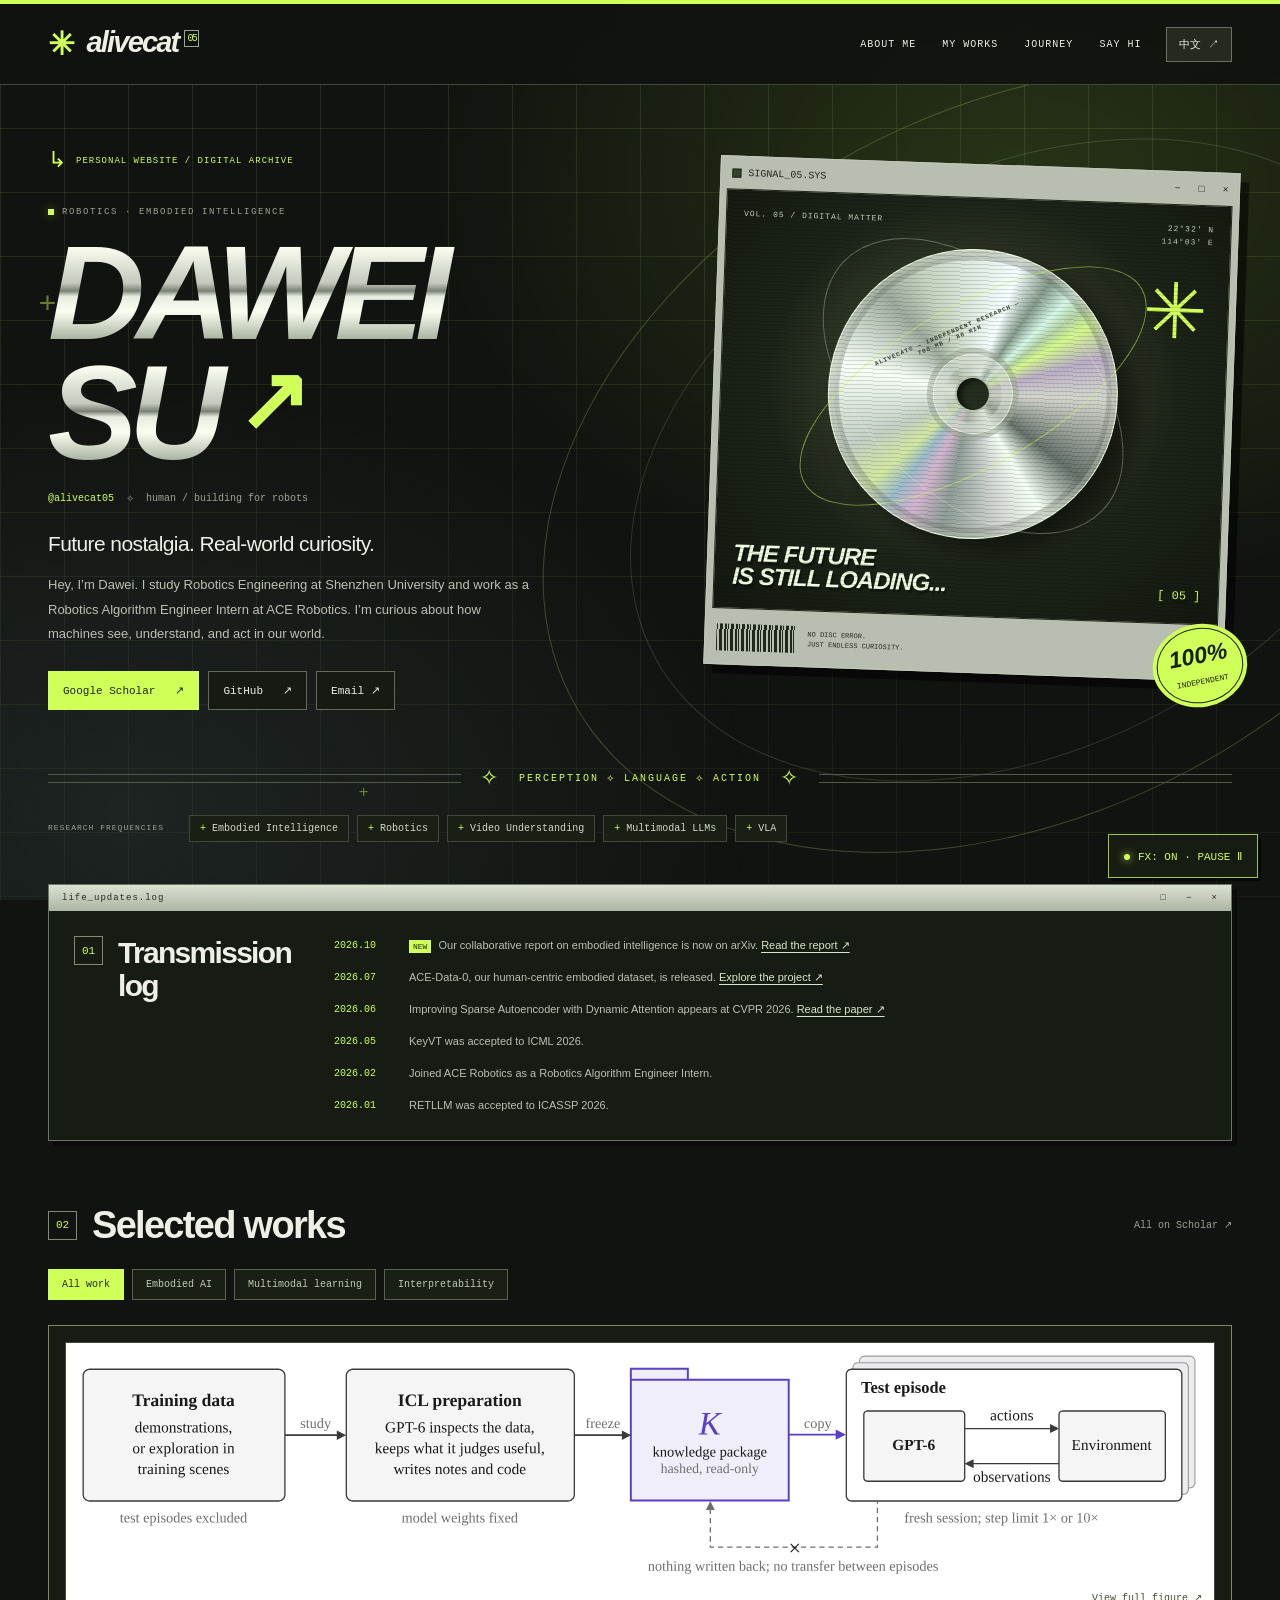
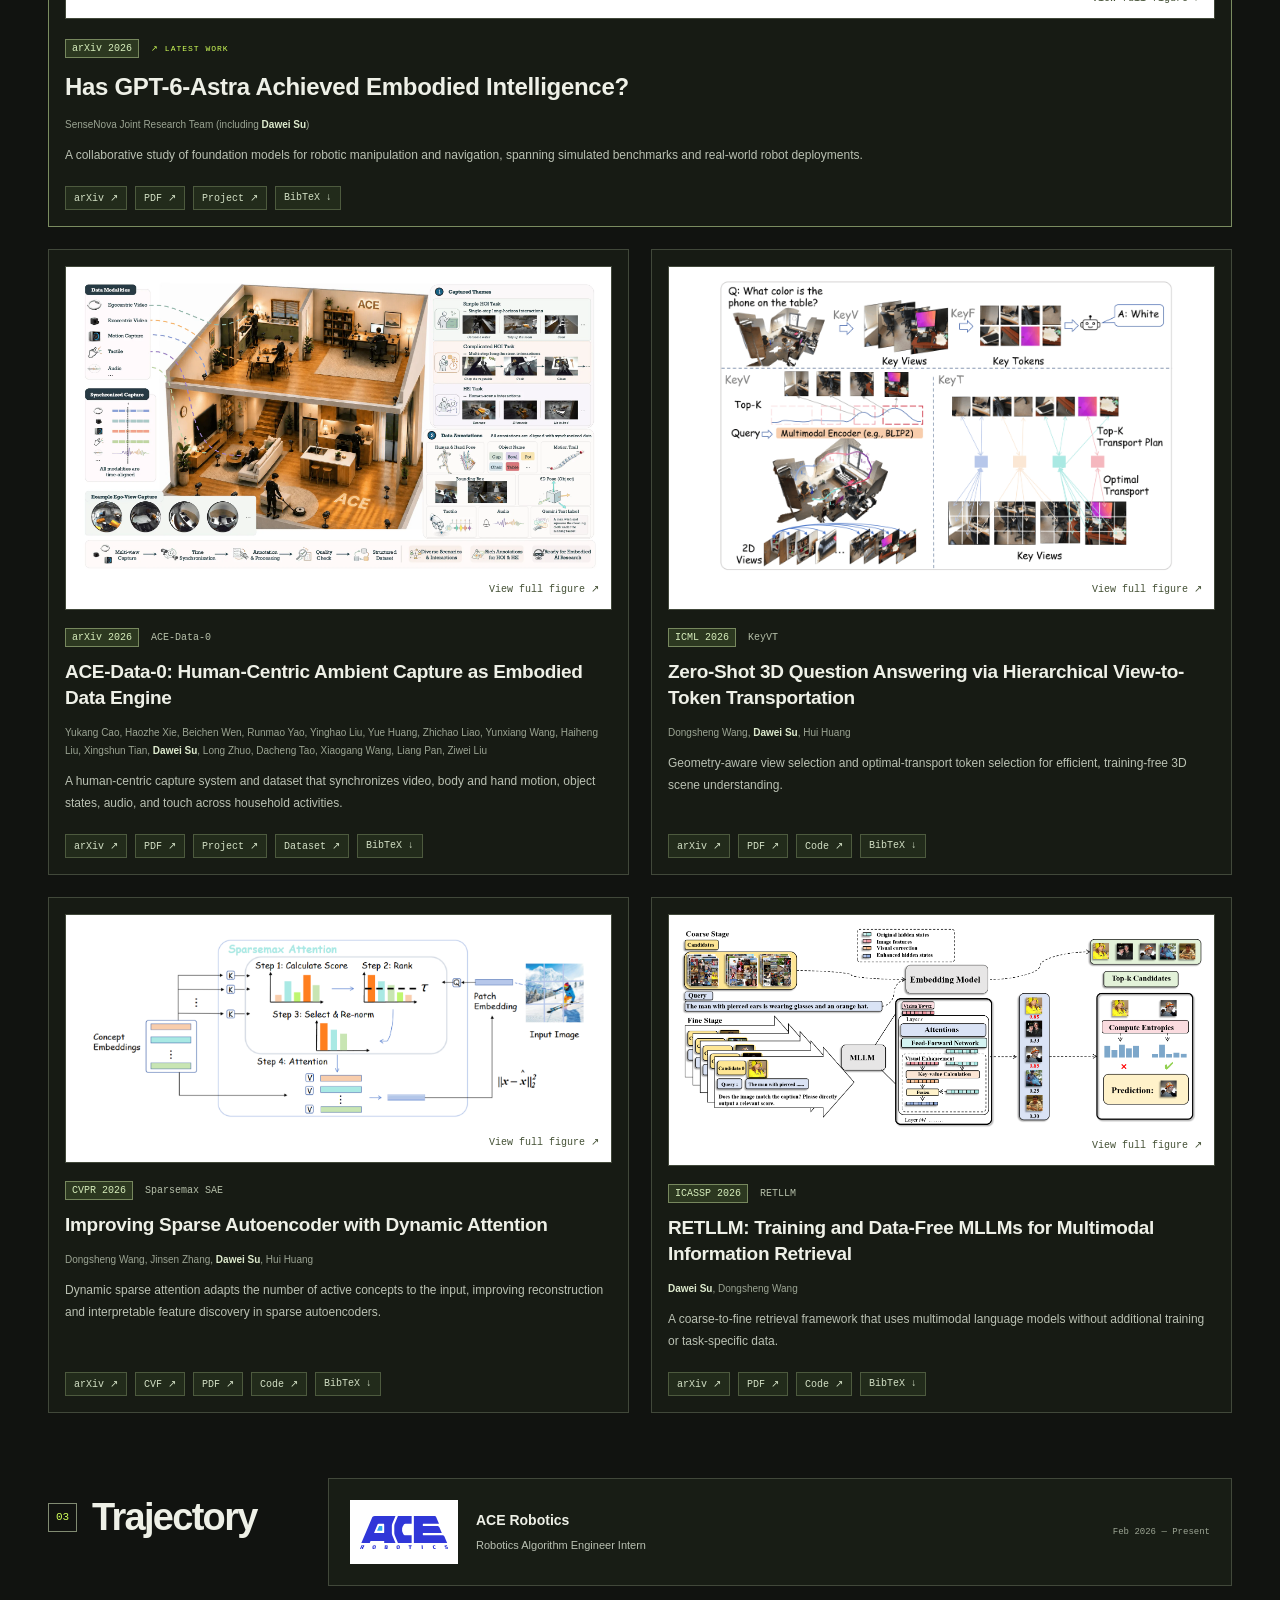
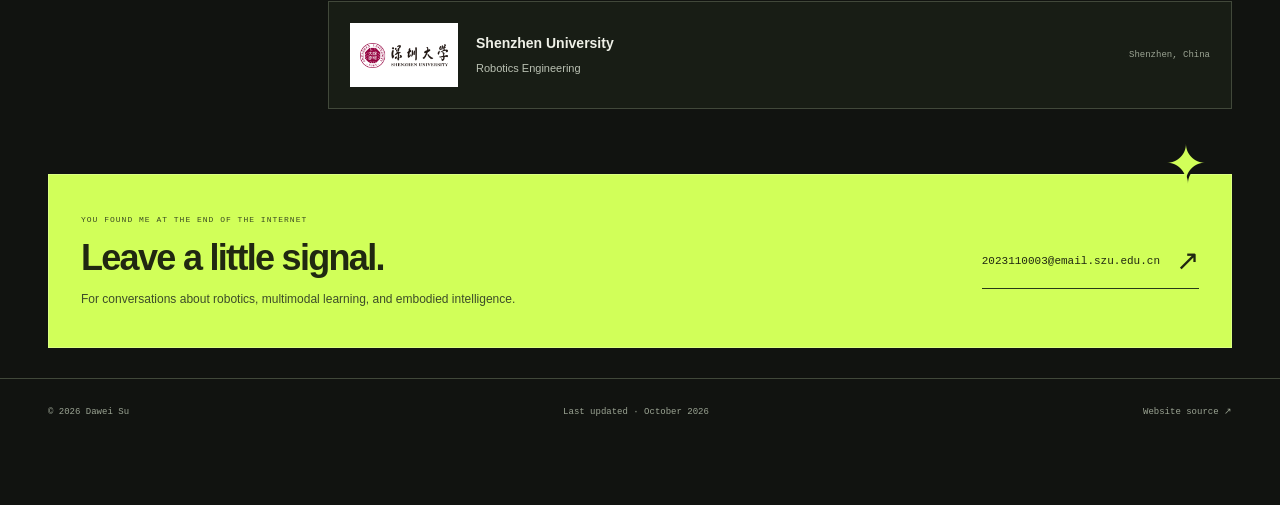
<file: index.html>
<!doctype html>
<html lang="en">
<head>
  <meta charset="UTF-8">
  <meta name="viewport" content="width=device-width, initial-scale=1">
  <meta name="theme-color" content="#111310">
  <title>Dawei Su · Robotics & Embodied Intelligence</title>
  <meta name="description" content="Dawei Su, Robotics Engineering at Shenzhen University and Robotics Algorithm Engineer Intern at ACE Robotics. Research in embodied intelligence, robotics, video understanding, multimodal large language models and VLA.">
  <link rel="canonical" href="https://alivecat05.github.io/">
  <meta property="og:type" content="website">
  <meta property="og:title" content="Dawei Su · Robotics & Embodied Intelligence">
  <meta property="og:description" content="Research, publications and experience. Shenzhen University · ACE Robotics.">
  <meta property="og:url" content="https://alivecat05.github.io/">
  <meta property="og:image" content="https://alivecat05.github.io/assets/social-y2k.png">
  <meta name="twitter:card" content="summary_large_image">
  <link rel="icon" href="assets/favicon.svg" type="image/svg+xml">
  <link rel="stylesheet" href="styles.css?v=20261022-motion4">
  <script src="script.js?v=20261022-motion4" defer></script>
  <script type="application/ld+json">{"@context":"https://schema.org","@type":"Person","name":"Dawei Su","url":"https://alivecat05.github.io/","sameAs":["https://github.com/alivecat05","https://scholar.google.com/citations?user=609eIA8AAAAJ"],"affiliation":{"@type":"CollegeOrUniversity","name":"Shenzhen University"},"jobTitle":"Robotics Algorithm Engineer Intern","worksFor":{"@type":"Organization","name":"ACE Robotics"},"knowsAbout":["Embodied Intelligence","Robotics","Video Understanding","Multimodal Large Language Models","Vision-Language-Action Models"]}</script>
</head>
<body>
  <div class="ambient-grid" aria-hidden="true"><div class="ambient-orbit"><span class="signal-dot"></span><span class="signal-dot signal-dot-two"></span></div><div class="ambient-scan"></div><span class="ambient-mark">+</span><span class="ambient-mark">✳</span><span class="ambient-mark">+</span></div>
  <a class="skip-link" href="#main" data-en="Skip to content" data-zh="跳转到正文">Skip to content</a>
  <header class="site-header">
    <div class="header-inner">
      <a class="wordmark" href="#about" aria-label="Dawei Su, home"><span class="brand-star" aria-hidden="true">✳</span> alivecat<span class="wordmark-dot">05</span></a>
      <nav aria-label="Main navigation">
        <a href="#about" data-en="About me" data-zh="关于我">About me</a>
        <a href="#publications" data-en="My works" data-zh="作品集">My works</a>
        <a href="#experience" data-en="Journey" data-zh="足迹">Journey</a>
        <a href="#contact" data-en="Say hi" data-zh="打个招呼">Say hi</a>
      </nav>
      <button id="language-toggle" class="language-toggle" type="button" aria-label="切换到中文" hidden>中文 <span aria-hidden="true">↗</span></button>
    </div>
  </header>

  <main id="main" class="container">
    <section id="about" class="hero" aria-labelledby="name">
      <div class="hero-copy">
        <div class="hello-tag"><span aria-hidden="true">↳</span><span data-en="PERSONAL WEBSITE / DIGITAL ARCHIVE" data-zh="个人站点 / 数字档案">PERSONAL WEBSITE / DIGITAL ARCHIVE</span></div>
        <p class="eyebrow"><span class="status-dot"></span><span data-en="ROBOTICS · EMBODIED INTELLIGENCE" data-zh="机器人学 · 具身智能">ROBOTICS · EMBODIED INTELLIGENCE</span></p>
        <h1 id="name" aria-label="Dawei Su"><span>DAWEI</span><span>SU<span class="name-dot">↗</span></span></h1>
        <div class="handle-line"><span>@alivecat05</span><span class="tiny-cross" aria-hidden="true">✧</span><span data-en="human / building for robots" data-zh="人类 / 为机器人写代码">human / building for robots</span></div>
        <p class="hero-tagline" data-en="Future nostalgia. Real-world curiosity." data-zh="怀旧未来，对现实保持好奇。">Future nostalgia. Real-world curiosity.</p>
        <p class="bio" data-en="Hey, I’m Dawei. I study Robotics Engineering at Shenzhen University and work as a Robotics Algorithm Engineer Intern at ACE Robotics. I’m curious about how machines see, understand, and act in our world." data-zh="嗨，我是 Dawei，来自深圳大学机器人工程专业，现在是大晓机器人的机器人算法工程师实习生。我好奇机器如何看见、理解，又如何与我们的世界交互。">Hey, I’m Dawei. I study Robotics Engineering at Shenzhen University and work as a Robotics Algorithm Engineer Intern at ACE Robotics. I’m curious about how machines see, understand, and act in our world.</p>
        <div class="profile-links">
          <a class="primary-link" href="https://scholar.google.com/citations?user=609eIA8AAAAJ&amp;hl=en" target="_blank" rel="noopener noreferrer">Google Scholar <span aria-hidden="true">↗</span></a>
          <a href="https://github.com/alivecat05" target="_blank" rel="noopener noreferrer">GitHub <span aria-hidden="true">↗</span></a>
          <a href="mailto:2023110003@email.szu.edu.cn" data-en="Email ↗" data-zh="邮件 ↗">Email ↗</a>
        </div>
      </div>
      <aside class="art-panel" aria-label="Y2K abstract compact disc and orbital graphics">
        <div class="art-window-bar"><span><i aria-hidden="true"></i> SIGNAL_05.SYS</span><span aria-hidden="true">− &nbsp; □ &nbsp; ×</span></div>
        <div class="art-frame">
          <div class="art-coordinates" aria-hidden="true"><span>VOL. 05 / DIGITAL MATTER</span><span>22°32′ N<br>114°03′ E</span></div>
          <div class="orbit orbit-one" aria-hidden="true"></div><div class="orbit orbit-two" aria-hidden="true"></div>
          <div class="compact-disc" aria-hidden="true"><div class="disc-label">ALIVECAT® — INDEPENDENT RESEARCH — 700 MB / 80 MIN</div><div class="disc-hub"></div></div>
          <span class="art-spark" aria-hidden="true">✳</span>
          <div class="art-overlay"><span>THE FUTURE<br>IS STILL LOADING<span class="loading-dots" aria-hidden="true">...</span></span><span class="art-serial">[ 05 ]</span></div>
        </div>
        <div class="art-footer"><span class="barcode" aria-hidden="true"></span><span>NO DISC ERROR.<br>JUST ENDLESS CURIOSITY.</span><span class="disc-format">CD–R<br>RW / 01</span></div>
        <span class="art-sticker" aria-hidden="true">100%<br><b>INDEPENDENT</b></span>
      </aside>
    </section>

    <div class="ornament-divider" aria-hidden="true"><span>✧</span><span>PERCEPTION ⟡ LANGUAGE ⟡ ACTION</span><span>✧</span></div>
    <section class="interests" aria-labelledby="interests-title">
      <h2 id="interests-title" class="small-label" data-en="RESEARCH FREQUENCIES" data-zh="研究频段">RESEARCH FREQUENCIES</h2>
      <ul class="interest-list">
        <li data-en="Embodied Intelligence" data-zh="具身智能">Embodied Intelligence</li>
        <li data-en="Robotics" data-zh="机器人学">Robotics</li>
        <li data-en="Video Understanding" data-zh="视频理解">Video Understanding</li>
        <li data-en="Multimodal LLMs" data-zh="多模态大模型">Multimodal LLMs</li>
        <li title="Vision-Language-Action Models">VLA</li>
      </ul>
    </section>

    <section class="news section" aria-labelledby="news-title">
      <div class="window-bar"><span>life_updates.log</span><span aria-hidden="true">□ &nbsp; − &nbsp; ×</span></div>
      <div class="section-label"><span class="section-number">01</span><h2 id="news-title" data-en="Transmission log" data-zh="近期动态">Transmission log</h2></div>
      <div class="news-list">
        <div class="news-item"><time datetime="2026-10">2026.10</time><p><span class="new-label" data-en="NEW" data-zh="最新">NEW</span> <span data-en="Our collaborative report on embodied intelligence is now on arXiv." data-zh="我参与的具身智能技术报告已在 arXiv 发布。">Our collaborative report on embodied intelligence is now on arXiv.</span> <a href="https://arxiv.org/abs/2610.22471" target="_blank" rel="noopener noreferrer" data-en="Read the report ↗" data-zh="阅读报告 ↗">Read the report ↗</a></p></div>
        <div class="news-item"><time datetime="2026-07">2026.07</time><p><span data-en="ACE-Data-0, our human-centric embodied dataset, is released." data-zh="我参与的以人为中心的具身数据集 ACE-Data-0 已发布。">ACE-Data-0, our human-centric embodied dataset, is released.</span> <a href="https://ace-data-engine.github.io/ACE-Data-0/" target="_blank" rel="noopener noreferrer" data-en="Explore the project ↗" data-zh="查看项目 ↗">Explore the project ↗</a></p></div>
        <div class="news-item"><time datetime="2026-06">2026.06</time><p><span data-en="Improving Sparse Autoencoder with Dynamic Attention appears at CVPR 2026." data-zh="Improving Sparse Autoencoder with Dynamic Attention 发表于 CVPR 2026。">Improving Sparse Autoencoder with Dynamic Attention appears at CVPR 2026.</span> <a href="https://arxiv.org/abs/2604.14925" target="_blank" rel="noopener noreferrer" data-en="Read the paper ↗" data-zh="阅读论文 ↗">Read the paper ↗</a></p></div>
        <div class="news-item"><time datetime="2026-05">2026.05</time><p data-en="KeyVT was accepted to ICML 2026." data-zh="KeyVT 被 ICML 2026 接收。">KeyVT was accepted to ICML 2026.</p></div>
        <div class="news-item"><time datetime="2026-02">2026.02</time><p data-en="Joined ACE Robotics as a Robotics Algorithm Engineer Intern." data-zh="加入大晓机器人，担任机器人算法工程师实习生。">Joined ACE Robotics as a Robotics Algorithm Engineer Intern.</p></div>
        <div class="news-item"><time datetime="2026-01">2026.01</time><p data-en="RETLLM was accepted to ICASSP 2026." data-zh="RETLLM 被 ICASSP 2026 接收。">RETLLM was accepted to ICASSP 2026.</p></div>
      </div>
    </section>

    <section id="publications" class="section publications" aria-labelledby="pub-title">
      <div class="section-heading">
        <div class="section-label"><span class="section-number">02</span><h2 id="pub-title" data-en="Selected works" data-zh="研究档案">Selected works</h2></div>
        <a class="quiet-link" href="https://scholar.google.com/citations?user=609eIA8AAAAJ" target="_blank" rel="noopener noreferrer" data-en="All on Scholar ↗" data-zh="Scholar 完整列表 ↗">All on Scholar ↗</a>
      </div>
      <div class="filters" role="group" aria-label="Filter publications" hidden>
        <button type="button" class="filter active" data-filter="all" aria-pressed="true" data-en="All work" data-zh="全部">All work</button>
        <button type="button" class="filter" data-filter="embodied" aria-pressed="false" data-en="Embodied AI" data-zh="具身智能">Embodied AI</button>
        <button type="button" class="filter" data-filter="multimodal" aria-pressed="false" data-en="Multimodal learning" data-zh="多模态学习">Multimodal learning</button>
        <button type="button" class="filter" data-filter="interpretability" aria-pressed="false" data-en="Interpretability" data-zh="可解释性">Interpretability</button>
      </div>
      <p id="filter-status" class="sr-only" aria-live="polite"></p>
      <div class="publication-list">
        <article class="publication featured" data-category="embodied">
          <a class="paper-image" href="assets/embodied-framework.svg" target="_blank" rel="noopener noreferrer" aria-label="View full figure: In-context learning protocol from Figure 2 of Has GPT-6-Astra Achieved Embodied Intelligence?"><img src="assets/embodied-framework.svg" alt="In-context learning protocol from Figure 2 of Has GPT-6-Astra Achieved Embodied Intelligence?" width="732" height="147" loading="lazy"><span class="figure-caption" data-en="View full figure ↗" data-zh="查看完整框架图 ↗">View full figure ↗</span></a>
          <div class="paper-body">
            <div class="paper-meta"><span class="venue">arXiv 2026</span><span class="latest" data-en="LATEST WORK" data-zh="最新工作">LATEST WORK</span></div>
            <h3><a href="https://arxiv.org/abs/2610.22471" target="_blank" rel="noopener noreferrer">Has GPT-6-Astra Achieved Embodied Intelligence?</a></h3>
            <p class="authors">SenseNova Joint Research Team <span data-en="(including " data-zh="（包含 ">(including </span><strong>Dawei Su</strong><span data-en=")" data-zh="）">)</span></p>
            <p class="paper-description" data-en="A collaborative study of foundation models for robotic manipulation and navigation, spanning simulated benchmarks and real-world robot deployments." data-zh="围绕基础模型在机器人操作与导航中的能力展开协作研究，涵盖仿真基准评测与真实机器人部署。">A collaborative study of foundation models for robotic manipulation and navigation, spanning simulated benchmarks and real-world robot deployments.</p>
            <div class="paper-links"><a href="https://arxiv.org/abs/2610.22471" target="_blank" rel="noopener noreferrer">arXiv ↗</a><a href="https://arxiv.org/pdf/2610.22471" target="_blank" rel="noopener noreferrer">PDF ↗</a><a href="https://sensenova.ai/has-gpt-6-astra-achieved-embodied-intelligence" target="_blank" rel="noopener noreferrer" data-en="Project ↗" data-zh="项目主页 ↗">Project ↗</a><a href="assets/embodied.bib" download>BibTeX ↓</a></div>
          </div>
        </article>
        <article class="publication" data-category="embodied">
          <a class="paper-image" href="assets/ace-data-0.webp" target="_blank" rel="noopener noreferrer" aria-label="View full figure: ACE-Data-0 official overview: capture system, synchronized modalities, annotations and data pipeline"><img src="assets/ace-data-0.webp" alt="ACE-Data-0 official overview: capture system, synchronized modalities, annotations and data pipeline" width="2000" height="1125" loading="lazy"><span class="figure-caption" data-en="View full figure ↗" data-zh="查看完整框架图 ↗">View full figure ↗</span></a>
          <div class="paper-body">
            <div class="paper-meta"><span class="venue">arXiv 2026</span><span class="paper-shortname">ACE-Data-0</span></div>
            <h3><a href="https://arxiv.org/abs/2607.28625" target="_blank" rel="noopener noreferrer">ACE-Data-0: Human-Centric Ambient Capture as Embodied Data Engine</a></h3>
            <p class="authors">Yukang Cao, Haozhe Xie, Beichen Wen, Runmao Yao, Yinghao Liu, Yue Huang, Zhichao Liao, Yunxiang Wang, Haiheng Liu, Xingshun Tian, <strong>Dawei Su</strong>, Long Zhuo, Dacheng Tao, Xiaogang Wang, Liang Pan, Ziwei Liu</p>
            <p class="paper-description" data-en="A human-centric capture system and dataset that synchronizes video, body and hand motion, object states, audio, and touch across household activities." data-zh="以人为中心的环境式采集系统与具身数据集，同步记录家居活动中的视频、全身与手部运动、物体状态、音频和触觉。">A human-centric capture system and dataset that synchronizes video, body and hand motion, object states, audio, and touch across household activities.</p>
            <div class="paper-links"><a href="https://arxiv.org/abs/2607.28625" target="_blank" rel="noopener noreferrer">arXiv ↗</a><a href="https://arxiv.org/pdf/2607.28625" target="_blank" rel="noopener noreferrer">PDF ↗</a><a href="https://ace-data-engine.github.io/ACE-Data-0/" target="_blank" rel="noopener noreferrer" data-en="Project ↗" data-zh="项目主页 ↗">Project ↗</a><a href="https://huggingface.co/datasets/ACERobotics/ACE-Data-0" target="_blank" rel="noopener noreferrer" data-en="Dataset ↗" data-zh="数据集 ↗">Dataset ↗</a><a href="assets/ace-data-0.bib" download>BibTeX ↓</a></div>
          </div>
        </article>
        <article class="publication" data-category="multimodal">
          <a class="paper-image" href="assets/keyvt.png" target="_blank" rel="noopener noreferrer" aria-label="View full figure: KeyVT framework: geometry-aware key-view selection and optimal-transport key-token selection"><img src="assets/keyvt.png" alt="KeyVT framework: geometry-aware key-view selection and optimal-transport key-token selection" width="2667" height="1500" loading="lazy"><span class="figure-caption" data-en="View full figure ↗" data-zh="查看完整框架图 ↗">View full figure ↗</span></a>
          <div class="paper-body">
            <div class="paper-meta"><span class="venue">ICML 2026</span><span class="paper-shortname">KeyVT</span></div>
            <h3><a href="https://arxiv.org/abs/2606.03100" target="_blank" rel="noopener noreferrer">Zero-Shot 3D Question Answering via Hierarchical View-to-Token Transportation</a></h3>
            <p class="authors">Dongsheng Wang, <strong>Dawei Su</strong>, Hui Huang</p>
            <p class="paper-description" data-en="Geometry-aware view selection and optimal-transport token selection for efficient, training-free 3D scene understanding." data-zh="通过几何感知的视角选择与基于最优传输的 token 选择，实现高效、免训练的三维场景理解。">Geometry-aware view selection and optimal-transport token selection for efficient, training-free 3D scene understanding.</p>
            <div class="paper-links"><a href="https://arxiv.org/abs/2606.03100" target="_blank" rel="noopener noreferrer">arXiv ↗</a><a href="https://arxiv.org/pdf/2606.03100" target="_blank" rel="noopener noreferrer">PDF ↗</a><a href="https://github.com/alivecat05/KeyVT" target="_blank" rel="noopener noreferrer" data-en="Code ↗" data-zh="代码 ↗">Code ↗</a><a href="assets/keyvt.bib" download>BibTeX ↓</a></div>
          </div>
        </article>
        <article class="publication" data-category="interpretability">
          <a class="paper-image" href="assets/sparsemax-sae.png" target="_blank" rel="noopener noreferrer" aria-label="View full figure: Sparsemax SAE framework using dynamic sparse attention for interpretable concept discovery"><img src="assets/sparsemax-sae.png" alt="Sparsemax SAE framework using dynamic sparse attention for interpretable concept discovery" width="1483" height="564" loading="lazy"><span class="figure-caption" data-en="View full figure ↗" data-zh="查看完整框架图 ↗">View full figure ↗</span></a>
          <div class="paper-body">
            <div class="paper-meta"><span class="venue">CVPR 2026</span><span class="paper-shortname">Sparsemax SAE</span></div>
            <h3><a href="https://arxiv.org/abs/2604.14925" target="_blank" rel="noopener noreferrer">Improving Sparse Autoencoder with Dynamic Attention</a></h3>
            <p class="authors">Dongsheng Wang, Jinsen Zhang, <strong>Dawei Su</strong>, Hui Huang</p>
            <p class="paper-description" data-en="Dynamic sparse attention adapts the number of active concepts to the input, improving reconstruction and interpretable feature discovery in sparse autoencoders." data-zh="通过动态稀疏注意力自适应确定激活概念的数量，改善稀疏自编码器的特征重建与可解释概念发现。">Dynamic sparse attention adapts the number of active concepts to the input, improving reconstruction and interpretable feature discovery in sparse autoencoders.</p>
            <div class="paper-links"><a href="https://arxiv.org/abs/2604.14925" target="_blank" rel="noopener noreferrer">arXiv ↗</a><a href="https://openaccess.thecvf.com/content/CVPR2026/html/Wang_Improving_Sparse_Autoencoder_with_Dynamic_Attention_CVPR_2026_paper.html" target="_blank" rel="noopener noreferrer">CVF ↗</a><a href="https://arxiv.org/pdf/2604.14925" target="_blank" rel="noopener noreferrer">PDF ↗</a><a href="https://github.com/qyj-bkjx/Sparsemax-SAE" target="_blank" rel="noopener noreferrer" data-en="Code ↗" data-zh="代码 ↗">Code ↗</a><a href="assets/sparsemax-sae.bib" download>BibTeX ↓</a></div>
          </div>
        </article>
        <article class="publication" data-category="multimodal">
          <a class="paper-image" href="assets/retllm.png" target="_blank" rel="noopener noreferrer" aria-label="View full figure: RETLLM framework: coarse-to-fine multimodal information retrieval"><img src="assets/retllm.png" alt="RETLLM framework: coarse-to-fine multimodal information retrieval" width="1953" height="751" loading="lazy"><span class="figure-caption" data-en="View full figure ↗" data-zh="查看完整框架图 ↗">View full figure ↗</span></a>
          <div class="paper-body">
            <div class="paper-meta"><span class="venue">ICASSP 2026</span><span class="paper-shortname">RETLLM</span></div>
            <h3><a href="https://arxiv.org/abs/2602.22278" target="_blank" rel="noopener noreferrer">RETLLM: Training and Data-Free MLLMs for Multimodal Information Retrieval</a></h3>
            <p class="authors"><strong>Dawei Su</strong>, Dongsheng Wang</p>
            <p class="paper-description" data-en="A coarse-to-fine retrieval framework that uses multimodal language models without additional training or task-specific data." data-zh="利用多模态大模型构建由粗到细的检索框架，无需额外训练或任务专用数据。">A coarse-to-fine retrieval framework that uses multimodal language models without additional training or task-specific data.</p>
            <div class="paper-links"><a href="https://arxiv.org/abs/2602.22278" target="_blank" rel="noopener noreferrer">arXiv ↗</a><a href="https://arxiv.org/pdf/2602.22278" target="_blank" rel="noopener noreferrer">PDF ↗</a><a href="https://github.com/alivecat05/RETLLM" target="_blank" rel="noopener noreferrer" data-en="Code ↗" data-zh="代码 ↗">Code ↗</a><a href="assets/retllm.bib" download>BibTeX ↓</a></div>
          </div>
        </article>
      </div>
    </section>

    <section id="experience" class="section experience" aria-labelledby="experience-title">
      <div class="section-label"><span class="section-number">03</span><h2 id="experience-title" data-en="Trajectory" data-zh="经历轨迹">Trajectory</h2></div>
      <div class="experience-list">
        <article class="experience-row"><a class="org-logo" href="https://www.acerobotics.com/" target="_blank" rel="noopener noreferrer"><img src="assets/ace-robotics.svg" alt="ACE Robotics 大晓机器人" width="98" height="37" loading="lazy"></a><div class="experience-detail"><h3><a href="https://www.acerobotics.com/" target="_blank" rel="noopener noreferrer" data-en="ACE Robotics" data-zh="大晓机器人">ACE Robotics</a></h3><p data-en="Robotics Algorithm Engineer Intern" data-zh="机器人算法工程师实习生">Robotics Algorithm Engineer Intern</p></div><p class="experience-date" data-en="Feb 2026 — Present" data-zh="2026.02 — 至今">Feb 2026 — Present</p></article>
        <article class="experience-row"><a class="org-logo" href="https://www.szu.edu.cn/" target="_blank" rel="noopener noreferrer"><img src="assets/szu-logo.png" alt="Shenzhen University 深圳大学" width="300" height="86" loading="lazy"></a><div class="experience-detail"><h3><a href="https://www.szu.edu.cn/" target="_blank" rel="noopener noreferrer" data-en="Shenzhen University" data-zh="深圳大学">Shenzhen University</a></h3><p data-en="Robotics Engineering" data-zh="机器人工程专业">Robotics Engineering</p></div><p class="experience-date" data-en="Shenzhen, China" data-zh="中国 · 深圳">Shenzhen, China</p></article>
      </div>
    </section>

    <section id="contact" class="contact section" aria-labelledby="contact-title">
      <span class="contact-star" aria-hidden="true">✦</span>
      <div><p class="eyebrow" data-en="YOU FOUND ME AT THE END OF THE INTERNET" data-zh="你找到互联网角落里的我了">YOU FOUND ME AT THE END OF THE INTERNET</p><h2 id="contact-title" data-en="Leave a little signal." data-zh="留下一点电波吧。">Leave a little signal.</h2><p data-en="For conversations about robotics, multimodal learning, and embodied intelligence." data-zh="欢迎交流机器人学、多模态学习与具身智能相关研究。">For conversations about robotics, multimodal learning, and embodied intelligence.</p></div>
      <a class="contact-link" href="mailto:2023110003@email.szu.edu.cn">2023110003@email.szu.edu.cn <span aria-hidden="true">↗</span></a>
    </section>
  </main>
  <footer class="container footer"><p>© <span id="year">2026</span> Dawei Su</p><p data-en="Last updated · October 2026" data-zh="最后更新 · 2026 年 10 月">Last updated · October 2026</p><a href="https://github.com/alivecat05/alivecat05.github.io" target="_blank" rel="noopener noreferrer" data-en="Website source ↗" data-zh="网站源码 ↗">Website source ↗</a><button id="motion-toggle" class="motion-toggle" type="button" aria-pressed="false" hidden>Pause motion</button></footer>
  <dialog id="figure-viewer" class="figure-viewer" aria-labelledby="figure-title">
    <div class="figure-viewer-bar">
      <h2 id="figure-title"></h2>
      <a id="figure-original" class="figure-original" target="_blank" rel="noopener noreferrer" data-en="Open original ↗" data-zh="打开原图 ↗">Open original ↗</a>
      <button id="figure-close" class="figure-close" type="button" autofocus data-en="Close ×" data-zh="关闭 ×">Close ×</button>
    </div>
    <div class="figure-stage"><img id="figure-full" alt=""></div>
  </dialog>
</body>
</html>
</file>
<file: styles.css>
@charset "UTF-8";
:root{color-scheme:dark;--bg:#111310;--panel:#1a1d18;--ink:#eef0e7;--body:#bac1b3;--muted:#9ba493;--acid:#d1ff59;--line:#41483a;--sans:Arial,"PingFang SC","Microsoft YaHei",sans-serif;--mono:"SFMono-Regular",Consolas,"Liberation Mono",monospace}
*{box-sizing:border-box}html{scroll-behavior:smooth;scroll-padding-top:110px}body{margin:0;background:var(--bg);color:var(--ink);font:15px/1.7 var(--sans);-webkit-font-smoothing:antialiased;isolation:isolate}::selection{background:var(--acid);color:var(--bg)}a{color:inherit;text-decoration:none;transition:color .18s,background .18s,transform .18s}a:hover{color:var(--acid)}button{font:inherit;cursor:pointer}a,button{touch-action:manipulation}a:focus-visible,button:focus-visible{outline:2px solid var(--acid);outline-offset:5px}[hidden]{display:none!important}.container,.header-inner{max-width:1280px;margin:auto;padding:0 48px}
/* The ambient layers are decorative, fixed, and never intercept input. */
.ambient-grid{position:fixed;inset:0;overflow:hidden;pointer-events:none;z-index:-1;contain:strict}.ambient-grid:before{content:"";position:absolute;inset:-64px;background-image:linear-gradient(#caff6326 1px,transparent 1px),linear-gradient(90deg,#caff6326 1px,transparent 1px);background-size:64px 64px;mask-image:linear-gradient(#000c,#0004);animation:grid-drift 9s linear infinite}.ambient-grid:after{content:"";position:absolute;inset:-50%;background:radial-gradient(ellipse at 65% 35%,#b5ff3e24,transparent 26%),radial-gradient(ellipse at 30% 70%,#99cbd018,transparent 25%);animation:halo-drift 12s ease-in-out infinite alternate}.ambient-orbit{position:absolute;right:-20vw;top:12vh;width:80vw;height:55vw;border:1px solid #c9f7783d;border-radius:50%;transform:translate(var(--pointer-x,0px),var(--pointer-y,0px)) rotate(-28deg);transition:transform 1.8s ease-out}.ambient-orbit:after{content:"";position:absolute;inset:9%;border:1px solid #e3e7df26;border-radius:50%}.ambient-scan{position:absolute;left:0;right:0;top:-15vh;height:14vh;background:linear-gradient(transparent 15%,#cfff6518 95%,#d1ff5970 98%,transparent);animation:scan 8s linear infinite;animation-delay:-3s}.ambient-mark{position:absolute;color:#d1ff5970;font:30px var(--mono);animation:mark-float 6s ease-in-out infinite alternate}.ambient-mark:nth-of-type(1){left:3%;top:32%}.ambient-mark:nth-of-type(2){right:3%;top:72%;animation-delay:-6s}.ambient-mark:nth-of-type(3){left:28%;top:87%;font-size:17px;animation-delay:-3s}
.site-header{position:sticky;top:0;z-index:20;background:#111310ed;border-bottom:1px solid var(--line);backdrop-filter:blur(14px)}.site-header:before{content:"";display:block;height:4px;background:var(--acid)}.header-inner{display:flex;align-items:center;gap:25px;min-height:80px}.wordmark{font-size:29px;line-height:1;font-weight:900;font-style:italic;letter-spacing:-1.8px;white-space:nowrap}.brand-star{display:inline-block;color:var(--acid);font-style:normal;margin-right:7px;font-size:32px;vertical-align:middle}.wordmark-dot{font:10px var(--mono);vertical-align:super;margin-left:6px;border:1px solid var(--muted);padding:2px;color:var(--acid)}.header-inner nav{display:flex;gap:26px;margin-left:auto;font:10px var(--mono);text-transform:uppercase;letter-spacing:1px}.header-inner nav a{padding:14px 0}.language-toggle,.motion-toggle{border:1px solid #69715f;color:var(--ink);background:#252a20;padding:9px 12px;font:11px var(--mono)}.language-toggle:hover,.motion-toggle:hover{background:var(--acid);color:var(--bg)}
.hero{display:grid;grid-template-columns:1.15fr 1fr;gap:65px;align-items:center;padding:62px 0 55px}.hero-copy{min-width:0}.hello-tag{display:inline-flex;align-items:center;gap:9px;color:var(--acid);font:9px var(--mono);letter-spacing:1px;margin-bottom:30px}.hello-tag>span:first-child{font-size:22px}.eyebrow,.small-label{font:9px/1.8 var(--mono);letter-spacing:1.6px;font-weight:400}.eyebrow{display:flex;gap:8px;align-items:center;color:var(--muted);margin:0 0 17px}.status-dot{width:6px;height:6px;background:var(--acid);box-shadow:0 0 10px #d1ff5960}
h1{font-family:Arial,Helvetica,sans-serif;font-size:clamp(90px,10.5vw,144px);line-height:.82;font-weight:900;font-style:italic;letter-spacing:-9px;margin:0 0 25px}h1>span{display:block;background:linear-gradient(180deg,#fcfff0 8%,#c4c8bd 42%,#798174 49%,#e7ebdf 54%,#f9fff0 68%,#939c8b 100%);background-clip:text;-webkit-background-clip:text;color:transparent;padding-right:12px}h1>span+span{margin-top:10px}.name-dot{display:inline-block;color:var(--acid);font-size:.65em;vertical-align:top;line-height:1;margin-left:20px;font-style:normal;letter-spacing:-10px}.handle-line{display:flex;flex-wrap:wrap;gap:12px;align-items:center;font:10px var(--mono);color:var(--muted);margin-bottom:24px}.handle-line>span:first-child{color:var(--acid)}.hero-tagline{font-size:21px;letter-spacing:-.6px;line-height:1.4;margin:0 0 15px}.bio{font-size:13px;line-height:1.9;color:var(--body);max-width:490px;margin:0}.profile-links{display:flex;flex-wrap:wrap;gap:9px;margin-top:24px;font:11px var(--mono)}.profile-links a{padding:12px 14px;border:1px solid #626b55;display:flex;gap:20px;align-items:center;background:#161a13}.profile-links .primary-link{background:var(--acid);color:#1c2410;border-color:var(--acid)}.profile-links a:hover{transform:translateY(-3px);border-color:var(--acid)}
.art-panel{position:relative;min-width:0;margin:0 0 20px;border:1px solid #c1c7b8;background:#b8bfb0;padding:6px;box-shadow:9px 9px 0 #0008;transform:rotate(2deg)}.art-window-bar{display:flex;justify-content:space-between;padding:5px 5px 10px;color:#20251a;font:10px var(--mono)}.art-window-bar>span:first-child{display:flex;align-items:center;gap:7px}.art-window-bar i{display:inline-block;width:9px;height:9px;background:#354329;border:1px solid #20251a}.art-frame{height:420px;position:relative;overflow:hidden;background:radial-gradient(ellipse at 50% 45%,#576144,#1c2318 57%,#12180f);border:1px solid #1e2517}.art-frame:before{content:"";position:absolute;inset:0;background:repeating-linear-gradient(0deg,transparent 0 3px,#0002 3px 4px);z-index:5;pointer-events:none}.art-coordinates{position:absolute;top:18px;left:17px;right:17px;display:flex;justify-content:space-between;font:8px/1.6 var(--mono);letter-spacing:1px;color:#c8d1bd;z-index:3}.art-coordinates>span:last-child{text-align:right}.compact-disc{position:absolute;width:290px;aspect-ratio:1;left:50%;top:47%;border-radius:50%;transform:translate(-50%,-50%) rotate(-25deg);background:repeating-radial-gradient(circle,transparent 0 3px,#fff1 3px 4px),conic-gradient(from 0deg,#c4d2bd,#f5ffff 12%,#829788 16%,#d5f7e6 19%,#b3d1a2 21%,#d3f88a 23%,#b8acc5 27%,#d1d4cc 32%,#626e66 42%,#f5fff4 48%,#d2d6d2 53%,#8c9b95 60%,#d2b3ce 64%,#99bac8 67%,#d1e7a0 70%,#c2cfc3 75%,#f8fff7 85%,#9aa99b 95%,#c4d2bd);border:1px solid #effce4;box-shadow:inset 0 0 0 5px #dce4d244,inset 0 0 0 10px #71776e55,10px 18px 25px #0008;animation:disc-turn 18s linear infinite}.disc-hub{position:absolute;inset:36%;border-radius:50%;background:#c5cebc80;border:1px solid #e9f0e7;box-shadow:0 0 0 6px #9ea99588,inset 0 0 0 10px #dae2d888}.disc-hub:after{content:"";position:absolute;inset:27%;border-radius:50%;background:#242e1e;border:2px solid #b5bfa9;box-shadow:inset 3px 4px 5px #0009}.disc-label{position:absolute;left:20%;right:20%;top:26%;font:bold 6px var(--mono);text-align:center;letter-spacing:1px;color:#38402f}.orbit{position:absolute;width:390px;height:160px;border:1px solid #d1ff5988;left:50%;top:45%;transform:translate(-50%,-50%) rotate(-32deg);border-radius:50%;z-index:2;pointer-events:none}.orbit-two{transform:translate(-50%,-50%) rotate(42deg);border-color:#e5f0d955;width:360px;height:220px}.art-spark{position:absolute;top:68px;right:20px;font-size:77px;color:var(--acid);line-height:1;z-index:3}.art-overlay{position:absolute;bottom:20px;left:18px;right:18px;display:flex;align-items:end;justify-content:space-between;font-size:24px;line-height:.98;font-weight:900;font-style:italic;letter-spacing:-1px;z-index:4;color:#edfadf;text-shadow:2px 3px #0005}.art-serial{font:12px var(--mono);letter-spacing:0;color:var(--acid)}.art-footer{padding:13px 5px 6px;display:flex;align-items:center;gap:12px;font:7px/1.5 var(--mono);color:#252c1d}.barcode{width:79px;height:27px;background:repeating-linear-gradient(90deg,#20281c 0 1px,transparent 1px 3px,#20281c 3px 6px,transparent 6px 8px,#20281c 8px 10px,transparent 10px 11px)}.disc-format{margin-left:auto;font-size:10px;font-weight:bold}.art-sticker{position:absolute;right:-20px;bottom:-23px;padding:16px 13px;border-radius:50%;background:var(--acid);border:1px solid #1b2513;box-shadow:0 0 0 4px var(--acid);text-align:center;color:#17210b;font:italic 900 23px/.9 Arial;transform:rotate(-13deg)}.art-sticker b{font:8px var(--mono)}
.ornament-divider{display:flex;align-items:center;gap:19px;font:10px var(--mono);letter-spacing:2px;color:var(--acid)}.ornament-divider:before,.ornament-divider:after{content:"";flex:1;height:7px;border-block:1px solid #515b43}.ornament-divider>span:not(:nth-child(2)){font-size:22px}.interests{padding:23px 0 42px;display:flex;align-items:center;gap:25px}.small-label{color:var(--muted);white-space:nowrap;margin:0;font-size:8px;letter-spacing:1px}.interest-list{display:flex;gap:8px;flex-wrap:wrap;list-style:none;padding:0;margin:0}.interest-list li{padding:7px 10px;font:10px var(--mono);border:1px solid var(--line);background:#1a1f16;color:#d0dac6}.interest-list li:before{content:"+ ";color:var(--acid)}.section{padding-top:65px}.section-label{display:flex;align-items:center;gap:15px;min-width:0}.section-number{display:grid;place-items:center;flex-shrink:0;width:29px;height:29px;font:11px var(--mono);border:1px solid #818b72;color:var(--acid)}.section h2{font-size:38px;line-height:1;font-weight:800;letter-spacing:-1.7px;margin:0}.section-heading{display:flex;align-items:center;justify-content:space-between;gap:16px}.quiet-link{font:10px var(--mono);color:var(--muted);white-space:nowrap}.quiet-link:hover{text-decoration:underline}
.news{display:grid;grid-template-columns:235px 1fr;gap:25px;padding:0 25px 25px;border:1px solid #6b765e;background:#171c14ed;box-shadow:5px 5px #0005}.window-bar{grid-column:1/-1;margin:0 -25px;display:flex;justify-content:space-between;padding:8px 13px;background:linear-gradient(#dce2d2,#acb4a3);color:#232b1c;font:9px var(--mono);letter-spacing:1px}.news .section-label{align-self:start;align-items:flex-start}.news h2{font-size:30px;line-height:1.1;max-width:160px}.news-list{display:grid;gap:13px}.news-item{display:grid;grid-template-columns:60px minmax(0,1fr);gap:15px;font-size:11px}.news-item time{font:10px/1.9 var(--mono);color:var(--acid)}.news-item p{margin:0;color:var(--body)}.news-item a{color:#d9e7c9;text-decoration:underline;text-underline-offset:3px}.new-label{background:var(--acid);color:#202913;font:8px var(--mono);padding:2px 4px;margin-right:4px}
.filters{display:flex;flex-wrap:wrap;gap:8px;margin:25px 0}.filter{padding:9px 13px;border:1px solid #58634b;color:#c0cbb6;background:#191f15;font:10px var(--mono)}.filter:hover{border-color:var(--acid)}.filter.active{background:var(--acid);color:#202913;border-color:var(--acid)}.publication-list{display:grid;grid-template-columns:repeat(2,minmax(0,1fr));gap:22px;margin-top:25px}.publication{display:flex;flex-direction:column;min-width:0;padding:16px;background:#181d15f5;border:1px solid var(--line);transition:border-color .2s,transform .2s}.publication:hover{border-color:#a1b587;transform:translateY(-3px)}.publication.featured{display:grid;grid-template-columns:320px minmax(0,1fr);align-items:center;gap:26px;grid-column:1/-1;border-color:#7a8c60}.paper-image{display:block;border:1px solid var(--line);flex-shrink:0;min-width:0}.paper-image img{display:block;width:100%;height:auto;max-width:100%;object-fit:contain}.paper-body{padding-top:18px;display:flex;flex-direction:column;flex:1;min-width:0}.featured .paper-body{padding-top:0}.paper-meta{display:flex;gap:12px;align-items:center;flex-wrap:wrap;margin-bottom:12px;font:10px var(--mono)}.venue{padding:3px 6px;border:1px solid #77885e;color:#d6edbb;background:#2c3820}.latest{color:var(--acid);font:8px var(--mono);letter-spacing:1px}.latest:before{content:"↗ "}.paper-shortname{color:#b5bfa9}.paper-body h3{font-size:19px;line-height:1.4;font-weight:600;letter-spacing:-.3px;margin:0 0 12px}.featured .paper-body h3{font-size:24px}.authors{font-size:10px;line-height:1.8;color:var(--muted);margin:0 0 10px}.authors strong{color:#deebce}.paper-description{font-size:12px;line-height:1.85;color:var(--body);margin:0 0 20px}.paper-links{display:flex;flex-wrap:wrap;gap:8px;margin-top:auto;font:10px var(--mono)}.paper-links a{padding:5px 8px;border:1px solid #4d5a3e;background:#222b1b;color:#d2dfc4}.paper-links a:hover{background:var(--acid);color:var(--bg)}
.experience{display:grid;grid-template-columns:250px minmax(0,1fr);gap:30px}.experience>.section-label{align-self:start;margin-top:20px}.experience-list{display:grid;gap:15px}.experience-row{display:grid;grid-template-columns:108px minmax(0,1fr) auto;align-items:center;gap:18px;padding:21px;border:1px solid var(--line);background:#1a1f16f5}.org-logo{background:white;padding:10px;width:108px;min-height:64px;display:flex;align-items:center;justify-content:center}.org-logo img{width:100%;height:auto;max-height:48px;object-fit:contain;display:block}.experience-detail h3{font-size:14px;line-height:1.5;margin:0 0 5px}.experience-detail p{font-size:11px;line-height:1.7;margin:0;color:var(--body)}.experience-date{font:9px/1.8 var(--mono);white-space:nowrap;color:var(--muted);margin:0}.contact{position:relative;display:flex;align-items:center;justify-content:space-between;gap:30px;margin-top:65px;padding:38px 32px;background:var(--acid);color:#202811;border:1px solid #dcff83}.contact-star{position:absolute;right:24px;top:-36px;font-size:50px;line-height:1;color:var(--acid);text-shadow:2px 2px var(--bg)}.contact .eyebrow{color:#3a4b23;font-size:8px;letter-spacing:1px;margin-bottom:12px}.contact h2{font-size:36px}.contact p:not(.eyebrow){max-width:450px;font-size:12px;margin:13px 0 0;color:#3d4d29}.contact-link{font:11px var(--mono);border-bottom:1px solid #283918;padding:10px 0;white-space:nowrap;display:flex;align-items:center;gap:16px}.contact-link:hover{color:#202811;transform:translateY(-3px)}.contact-link span{font-size:28px}.footer{display:flex;align-items:center;justify-content:space-between;flex-wrap:wrap;gap:18px;padding-top:25px;padding-bottom:25px;margin-top:30px;border-top:1px solid var(--line);font:9px/1.8 var(--mono);color:var(--muted)}.footer p{margin:0}.motion-toggle{font-size:9px;padding:6px 8px}.sr-only{position:absolute;width:1px;height:1px;padding:0;margin:-1px;overflow:hidden;clip:rect(0,0,0,0);white-space:nowrap;border:0}.skip-link{position:fixed;top:-100px;left:12px;background:var(--acid);color:var(--bg);padding:10px 18px;z-index:30}.skip-link:focus{top:12px}
@keyframes grid-drift{to{transform:translate(64px,64px)}}@keyframes halo-drift{to{transform:translate(-5%,7%) rotate(15deg)}}@keyframes scan{to{transform:translateY(130vh)}}@keyframes mark-float{to{transform:translateY(-25px) rotate(35deg)}}@keyframes disc-turn{to{transform:translate(-50%,-50%) rotate(335deg)}}
html[data-motion="paused"] *,html[data-motion="paused"] *:before,html[data-motion="paused"] *:after{animation-play-state:paused!important}html[data-motion="paused"] .ambient-orbit{transition:none;transform:rotate(-28deg)}
html[lang="zh-CN"] .section h2{font-size:31px;letter-spacing:-.5px}html[lang="zh-CN"] .hero-tagline{letter-spacing:1px}
@media(min-width:1500px){.ambient-grid:before{opacity:.8}}
@media(max-width:1100px){.hero{gap:40px}h1{font-size:112px}.art-frame{height:400px}.compact-disc{width:260px}.orbit{width:340px}.orbit-two{width:310px}.experience{grid-template-columns:210px minmax(0,1fr)}.experience-row{grid-template-columns:95px minmax(0,1fr);gap:5px 16px}.org-logo{width:95px;grid-row:1/3}.experience-date{grid-column:2}.contact{display:block}.contact-link{display:inline-flex;margin-top:20px}.interests{align-items:flex-start}.interest-list{gap:7px}}
@media(max-width:800px){.container,.header-inner{padding-left:28px;padding-right:28px}.header-inner{gap:20px}.header-inner nav{gap:15px;font-size:9px}.wordmark{font-size:25px}.hero{gap:25px;padding-top:45px}h1{font-size:88px;letter-spacing:-6px}.hello-tag{font-size:8px;letter-spacing:.3px}.hero-tagline{font-size:18px}.bio{font-size:12px}.art-frame{height:370px}.compact-disc{width:225px}.orbit{width:300px;height:130px}.orbit-two{width:280px;height:190px}.art-coordinates{font-size:6px;left:12px;right:12px}.art-overlay{font-size:20px;left:12px;right:12px}.art-spark{font-size:55px;right:8px;top:90px}.art-sticker{right:-10px;font-size:19px}.art-footer{gap:8px;font-size:6px}.barcode{width:48px}.disc-format{font-size:8px}.news{grid-template-columns:170px minmax(0,1fr);gap:20px}.news h2{font-size:26px}.section h2{font-size:33px}.publication.featured{grid-template-columns:220px minmax(0,1fr);gap:20px}.featured .paper-body h3{font-size:20px}.paper-body h3{font-size:17px}.experience{grid-template-columns:1fr;gap:25px}.experience-list{grid-template-columns:repeat(2,minmax(0,1fr))}.experience-row{padding:16px 12px;grid-template-columns:75px minmax(0,1fr);gap:5px 12px}.org-logo{width:75px;padding:6px}.experience-detail h3{font-size:12px}.experience-detail p{font-size:10px}.experience-date{font-size:8px}.interests{flex-direction:column;gap:12px}}
@media(max-width:600px){html{scroll-padding-top:125px}.container,.header-inner{padding-left:22px;padding-right:22px}.header-inner{flex-wrap:wrap;gap:11px;padding-top:15px;padding-bottom:12px}.wordmark{font-size:27px}.language-toggle{margin-left:auto}.header-inner nav{order:3;width:100%;justify-content:space-between;font-size:9px;letter-spacing:.8px}.header-inner nav a{padding:3px 0}.hero{grid-template-columns:1fr;gap:40px;padding:36px 0 43px}.hello-tag{margin-bottom:27px;font-size:8px;letter-spacing:.7px}.hero .eyebrow{font-size:8px;letter-spacing:1px}h1{font-size:clamp(80px,24vw,136px);letter-spacing:-7px;margin-bottom:23px}.hero-tagline{font-size:20px}.bio{font-size:13px}.handle-line{font-size:9px;gap:9px;margin-bottom:20px}.profile-links{font-size:10px;gap:8px}.profile-links a{padding:11px 12px;gap:13px}.art-panel{width:calc(100% - 10px);max-width:420px;margin:0 auto 12px;transform:rotate(1deg)}.art-frame{height:auto;aspect-ratio:1/1.08}.compact-disc{width:73%}.orbit{width:108%;height:42%}.orbit-two{width:95%;height:60%}.art-coordinates{font-size:7px;top:15px}.art-overlay{font-size:23px;bottom:17px}.art-spark{font-size:60px;right:14px;top:65px}.art-footer{font-size:7px;gap:13px}.barcode{width:70px}.disc-format{font-size:10px}.art-sticker{right:-4px;bottom:-16px}.ornament-divider{font-size:7px;letter-spacing:.8px;gap:9px}.ornament-divider>span:not(:nth-child(2)){font-size:17px}.interests{padding:20px 0 30px}.interest-list li{font-size:9px;padding:7px 9px}.section{padding-top:44px}.news{grid-template-columns:1fr;padding:0 17px 22px;gap:20px}.window-bar{margin:0 -17px;padding:9px 12px;font-size:8px}.news h2{max-width:none;font-size:28px}.news .section-label{align-items:center}.news-item{grid-template-columns:54px minmax(0,1fr);gap:11px;font-size:10px}.news-item time{font-size:9px}.section-label{gap:10px}.section-number{width:24px;height:24px;font-size:9px}.section h2{font-size:29px;letter-spacing:-1px}.quiet-link{font-size:8px}.section-heading{gap:8px}.filters{margin:21px 0;gap:7px}.filter{font-size:9px;padding:8px 10px}.publication-list{grid-template-columns:1fr;gap:20px}.publication,.publication.featured{display:flex;flex-direction:column;align-items:stretch;gap:0;padding:13px;grid-column:auto}.paper-body,.featured .paper-body{padding-top:17px}.paper-body h3,.featured .paper-body h3{font-size:18px}.paper-links{font-size:9px;gap:7px}.paper-links a{padding:6px 8px}.experience-list{grid-template-columns:1fr}.experience-row{grid-template-columns:90px minmax(0,1fr);padding:18px;gap:5px 15px}.org-logo{width:90px}.experience-detail h3{font-size:14px}.experience-detail p{font-size:11px}.experience-date{font-size:9px}.experience>.section-label{margin-top:0}.contact{margin-top:44px;padding:28px 20px}.contact .eyebrow{font-size:7px}.contact h2{font-size:29px}.contact p:not(.eyebrow){font-size:11px}.contact-link{font-size:10px;gap:10px;white-space:normal;overflow-wrap:anywhere}.footer{font-size:8px;gap:13px;margin-top:24px}.footer p:nth-child(2){margin-left:auto}.motion-toggle{margin-left:auto}.ambient-grid:before{opacity:.8;animation-duration:12s}.ambient-scan{opacity:.8;animation-duration:10s}.ambient-mark{display:none}.ambient-orbit{width:140vw;height:100vw;right:-70vw;transition:none}html[lang="zh-CN"] .section h2{font-size:25px}}
@media(prefers-reduced-motion:reduce){html{scroll-behavior:auto}html:not([data-motion-preference="running"]) *,html:not([data-motion-preference="running"]) *:before,html:not([data-motion-preference="running"]) *:after{animation:none!important;transition:none!important}html:not([data-motion-preference="running"]) .ambient-orbit{transform:rotate(-28deg)}}
@media print{body{background:white;color:#111}.site-header,.art-panel,.ambient-grid,.hello-tag,.ornament-divider,.filters,.profile-links,.contact,.footer{display:none!important}.container{padding:0;max-width:none}.hero{display:block;padding:15px 0}h1{font-size:50px;letter-spacing:-2px;line-height:1}h1>span{display:inline;background:none;color:black;padding:0}h1>span+span:before{content:" "}.name-dot{display:none}.hero-tagline,.bio,.authors,.authors strong,.paper-description,.experience-detail p,.experience-date,.news-item p{color:#222}.publication-list{display:block}.publication,.publication.featured{display:block;background:white;border:1px solid #ddd;box-shadow:none;break-inside:avoid;margin-bottom:20px}.paper-image{max-width:250px}.section h2{font-size:25px}.experience-row,.news{background:white;box-shadow:none}.paper-body h3{color:black}}

/* Published paper figures retain their original color and complete framing. */
.paper-image{position:relative;background:#fff;padding:12px;aspect-ratio:auto;height:auto;overflow:visible}
.figure-caption{display:block;padding-top:10px;text-align:right;color:#435034;font:10px/1.5 var(--mono)}
.publication.featured{grid-template-columns:minmax(0,1fr);gap:20px}
.featured .paper-image{aspect-ratio:auto}
.featured .paper-image img{height:auto}
@media(max-width:600px){.paper-image{padding:9px}.publication.featured{gap:0}.featured .paper-image{aspect-ratio:auto}}
@media print{.figure-caption{display:none}}

/* Clearly visible orbital signals; controls remain reachable from the first screen. */
.signal-dot{position:absolute;width:8px;height:8px;border-radius:50%;background:#d1ff59;box-shadow:0 0 9px #d1ff59,0 0 25px #d1ff5988;offset-path:ellipse(48% 48% at 50% 50%);animation:signal-travel 10s linear infinite;offset-distance:0%}
.signal-dot-two{width:5px;height:5px;background:#dceacf;offset-path:ellipse(39% 39% at 50% 50%);animation-duration:14s;animation-delay:-7s;animation-direction:reverse}
.motion-toggle{position:fixed;z-index:25;right:22px;bottom:22px;margin:0;padding:12px 15px;border:1px solid #9bc74a;background:#171e12f5;color:var(--acid);box-shadow:3px 3px 0 #0008;font:11px var(--mono);min-height:44px}
.motion-toggle:before{content:"";display:inline-block;width:6px;height:6px;margin-right:8px;background:var(--acid);border-radius:50%;box-shadow:0 0 8px #d1ff59}
.motion-toggle[aria-pressed="true"]:before,.motion-toggle:disabled:before{background:#8c977e;box-shadow:none}
.motion-toggle:disabled{color:#b6c3a6;border-color:#66715a;cursor:default}
.footer{padding-bottom:85px}
@keyframes signal-travel{to{offset-distance:100%}}
@media(max-width:600px){.motion-toggle{right:14px;bottom:max(14px,env(safe-area-inset-bottom));font-size:10px;padding:11px 13px}.signal-dot{animation-duration:12s}}
@media print{.motion-toggle{display:none!important}}

/* Native dialog keeps the whole original figure inside the available viewport. */
html.figure-open{overflow:hidden}
.figure-viewer{width:calc(100vw - 32px);max-width:1800px;height:calc(100vh - 32px);height:calc(100dvh - 32px);max-height:none;padding:16px;border:1px solid #a2bc79;background:#171e12;color:var(--ink);box-shadow:0 15px 70px #0009}
.figure-viewer[open]{display:grid;grid-template-rows:auto minmax(0,1fr);gap:14px}
.figure-viewer::backdrop{background:#090d08e8}
.figure-viewer-bar{display:flex;align-items:center;gap:16px;max-height:28vh;overflow:auto}
.figure-viewer-bar h2{flex:1;min-width:0;margin:0;font:600 15px/1.5 var(--sans)}
.figure-original,.figure-close{flex-shrink:0;padding:10px 12px;font:11px var(--mono);border:1px solid #71845c;background:#252f1c;color:var(--ink);min-height:44px}
.figure-close{color:var(--acid)}
.figure-stage{min-width:0;min-height:0;background:white;padding:12px;display:grid;place-items:center}
.figure-stage img{display:block;width:100%;height:100%;min-width:0;min-height:0;object-fit:contain}
@media(max-width:600px){.figure-viewer{padding:10px;width:calc(100vw - 16px);height:calc(100vh - 16px);height:calc(100dvh - 16px)}.figure-viewer-bar{flex-wrap:wrap;gap:8px}.figure-viewer-bar h2{flex-basis:100%;font-size:12px}.figure-original,.figure-close{font-size:10px;padding:8px 10px}.figure-close{margin-left:auto}.figure-stage{padding:6px}}
@media print{.figure-viewer{display:none!important}}
</file>
